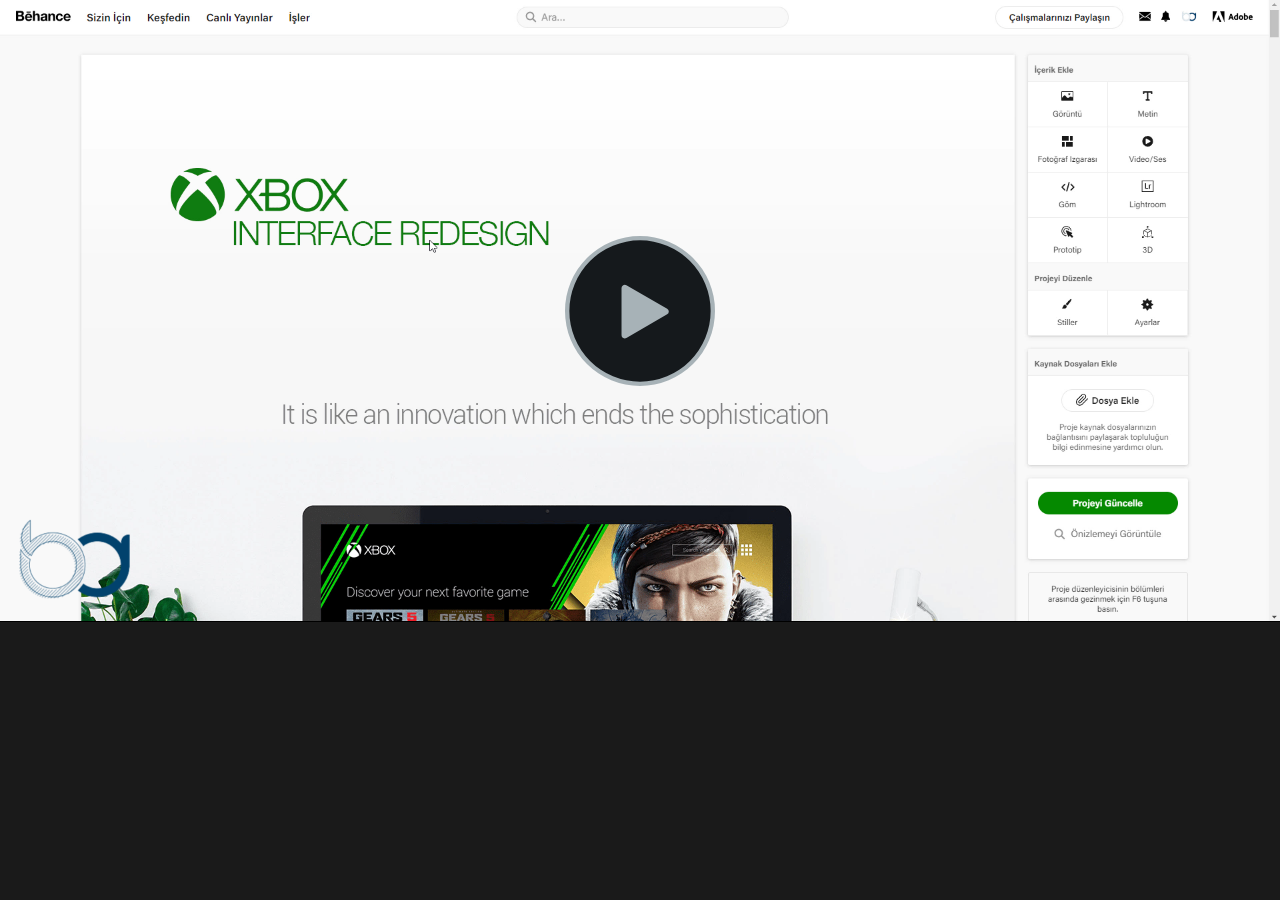
<file: externalData/XGbmGJlfi4kJIjutaPtPE2cLf8NPYckk/index.html>
<!DOCTYPE HTML>
<html>
<head>
<meta name="DC.title" content="XBOX Web Interface Redesign - arg0" />
        <meta name="DC.date" content="2021-10-23 07:58:38 ÖS" />
        <meta name="DC.language" content="TR" />
        <meta name="DC.subject" content="UI/UX" />
        <meta name="Category" content="Silent Tutorial" />

<meta name="google" value="notranslate" /> 
<meta http-equiv="Content-Type" content="text/html; charset=utf-8" />
<meta http-equiv="X-UA-Compatible" content="IE=edge,chrome=1">
<title>XBOX Web Interface Redesign - arg0</title>

<link href="index_embed.css" rel="stylesheet" type="text/css">
</head>
<body>
<div class="smart-player-embed-container">
<iframe class="smart-player-embed-iframe" id="embeddedSmartPlayerInstance" src="index_player.html?embedIFrameId=embeddedSmartPlayerInstance" scrolling="no" frameborder="0" webkitAllowFullScreen mozallowfullscreen allowFullScreen></iframe>
</div>
<script src="scripts/embedded-smart-player.min.js"></script>
</body>
</html>
</file>
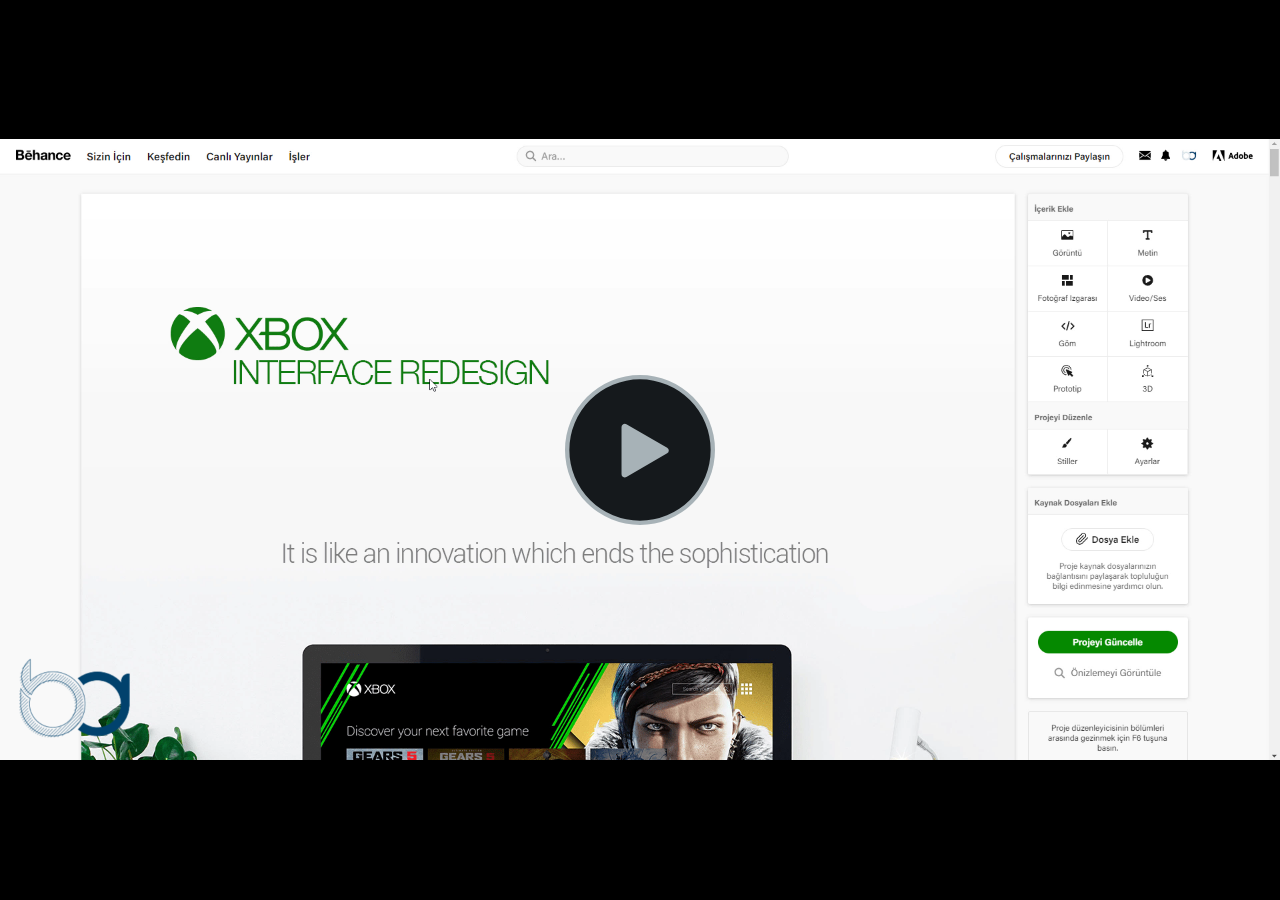
<file: externalData/XGbmGJlfi4kJIjutaPtPE2cLf8NPYckk/index_player.html>
<!DOCTYPE html>
<!-- saved from url=(0014)about:internet -->
<html>
<head>
<meta name="google" value="notranslate" /> 
<meta http-equiv="Content-Type" content="text/html; charset=utf-8" />
<meta name="viewport" content="width=device-width, initial-scale=1" />
<meta http-equiv="X-UA-Compatible" content="IE=edge,chrome=1">
<title></title>
    <link href="https://fonts.googleapis.com/css?family=Quicksand|Actor|Source+Sans+Pro:900|Lato:400,700,900|Oswald:400,700|Abel:400|Dosis:600" rel="stylesheet">
<link href="skins/remix/techsmith-smart-player.min.css" rel="stylesheet" type="text/css" />

<style>
html, body {
	background-color: #1a1a1a;
}
</style>
</head>
<body>

<div id="tscVideoContent">
    <img width="32px" height="32px" style="position: absolute; top: 50%; left: 50%; margin: -16px 0 0 -16px"
         src="[data-uri]">
</div>

<script src="scripts/config_xml.js"></script>
<script type="text/javascript">
    (function (window) {
        function setup(TSC) {
             TSC.playerConfiguration.addMediaSrc("index.mp4");
             TSC.playerConfiguration.setXMPSrc("index_config.xml");
             TSC.playerConfiguration.setAutoHideControls(true);
             TSC.playerConfiguration.setBackgroundColor("#000000");
             TSC.playerConfiguration.setCaptionsEnabled(false);
             TSC.playerConfiguration.setSidebarEnabled(false);
             TSC.playerConfiguration.setTheme(TSC.themeNames.DUSK);
             TSC.playerConfiguration.allowFastForward = true;
             TSC.playerConfiguration.skipVideoControlsEnabled = true;
             TSC.playerConfiguration.skipVideoDuration = 10;
             
             TSC.playerConfiguration.setAutoPlayMedia(false);
             TSC.playerConfiguration.setPosterImageSrc("index_First_Frame.png");
             TSC.playerConfiguration.setIsSearchable(false);
             TSC.playerConfiguration.setEndActionType("stop");
             TSC.playerConfiguration.setEndActionParam("true");
             TSC.playerConfiguration.setAllowRewind(-1);
             

             TSC.localizationStrings.setLanguage(TSC.languageCodes.ENGLISH);

            TSC.mediaPlayer.init("#tscVideoContent");
        }

        function loadScript(e,t){if(!e||!(typeof e==="string")){return}var n=document.createElement("script");if(typeof document.attachEvent==="object"){n.onreadystatechange=function(){if(n.readyState==="complete"||n.readyState==="loaded"){if(t){t()}}}}else{n.onload=function(){if(t){t()}}}n.src=e;document.getElementsByTagName("head")[0].appendChild(n)}

        loadScript('scripts/techsmith-smart-player.min.js', function() {
            setup(window["TSC"]);
        });
    }(window));
</script>
</body>
</html>
</file>
<file: externalData/XGbmGJlfi4kJIjutaPtPE2cLf8NPYckk/index_embed.css>
@charset "utf-8";

html, body {
  margin: 0;
  width: 100%;
  text-align: center;
  background-color: #1a1a1a;
  box-sizing: border-box;
  overflow: hidden;
}

.smart-player-embed-container {
  margin-left: auto;
  margin-right: auto;
  max-width: 1280px;
  height: 0;
  overflow: hidden;
  padding-top: calc(622 / 1280 * 100%);
  position: relative;
}

.smart-player-embed-iframe {
  position: absolute;
  top: 0;
  left: 0;
  width: 100%;
  height: 100%;
  max-width: 1280px;
  max-height: 622px;
}

.smart-player-embed-iframe:-ms-fullscreen { 
  max-width: 100%;
  max-height: 100%;
}

@media screen and ( max-height: 622px )
{
   .smart-player-embed-iframe {
     max-height: 100vh;
   }
}
</file>
